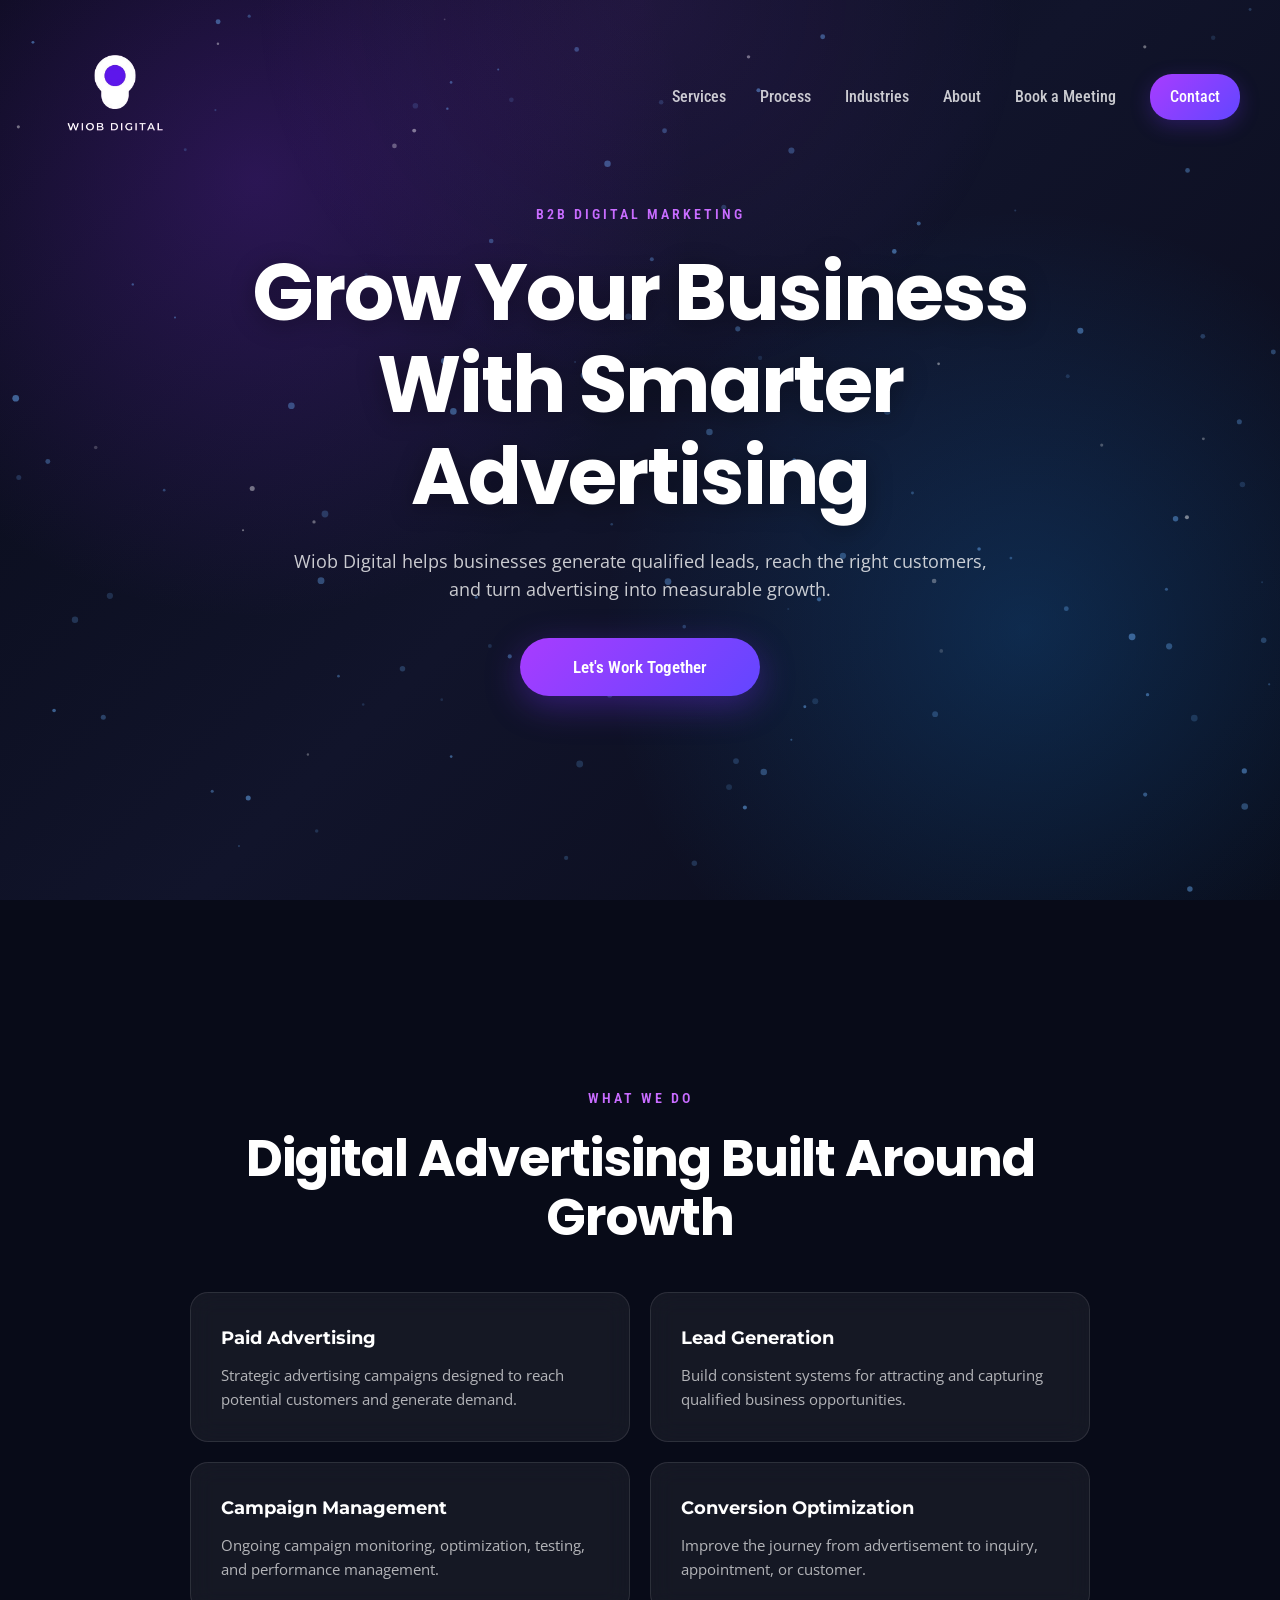
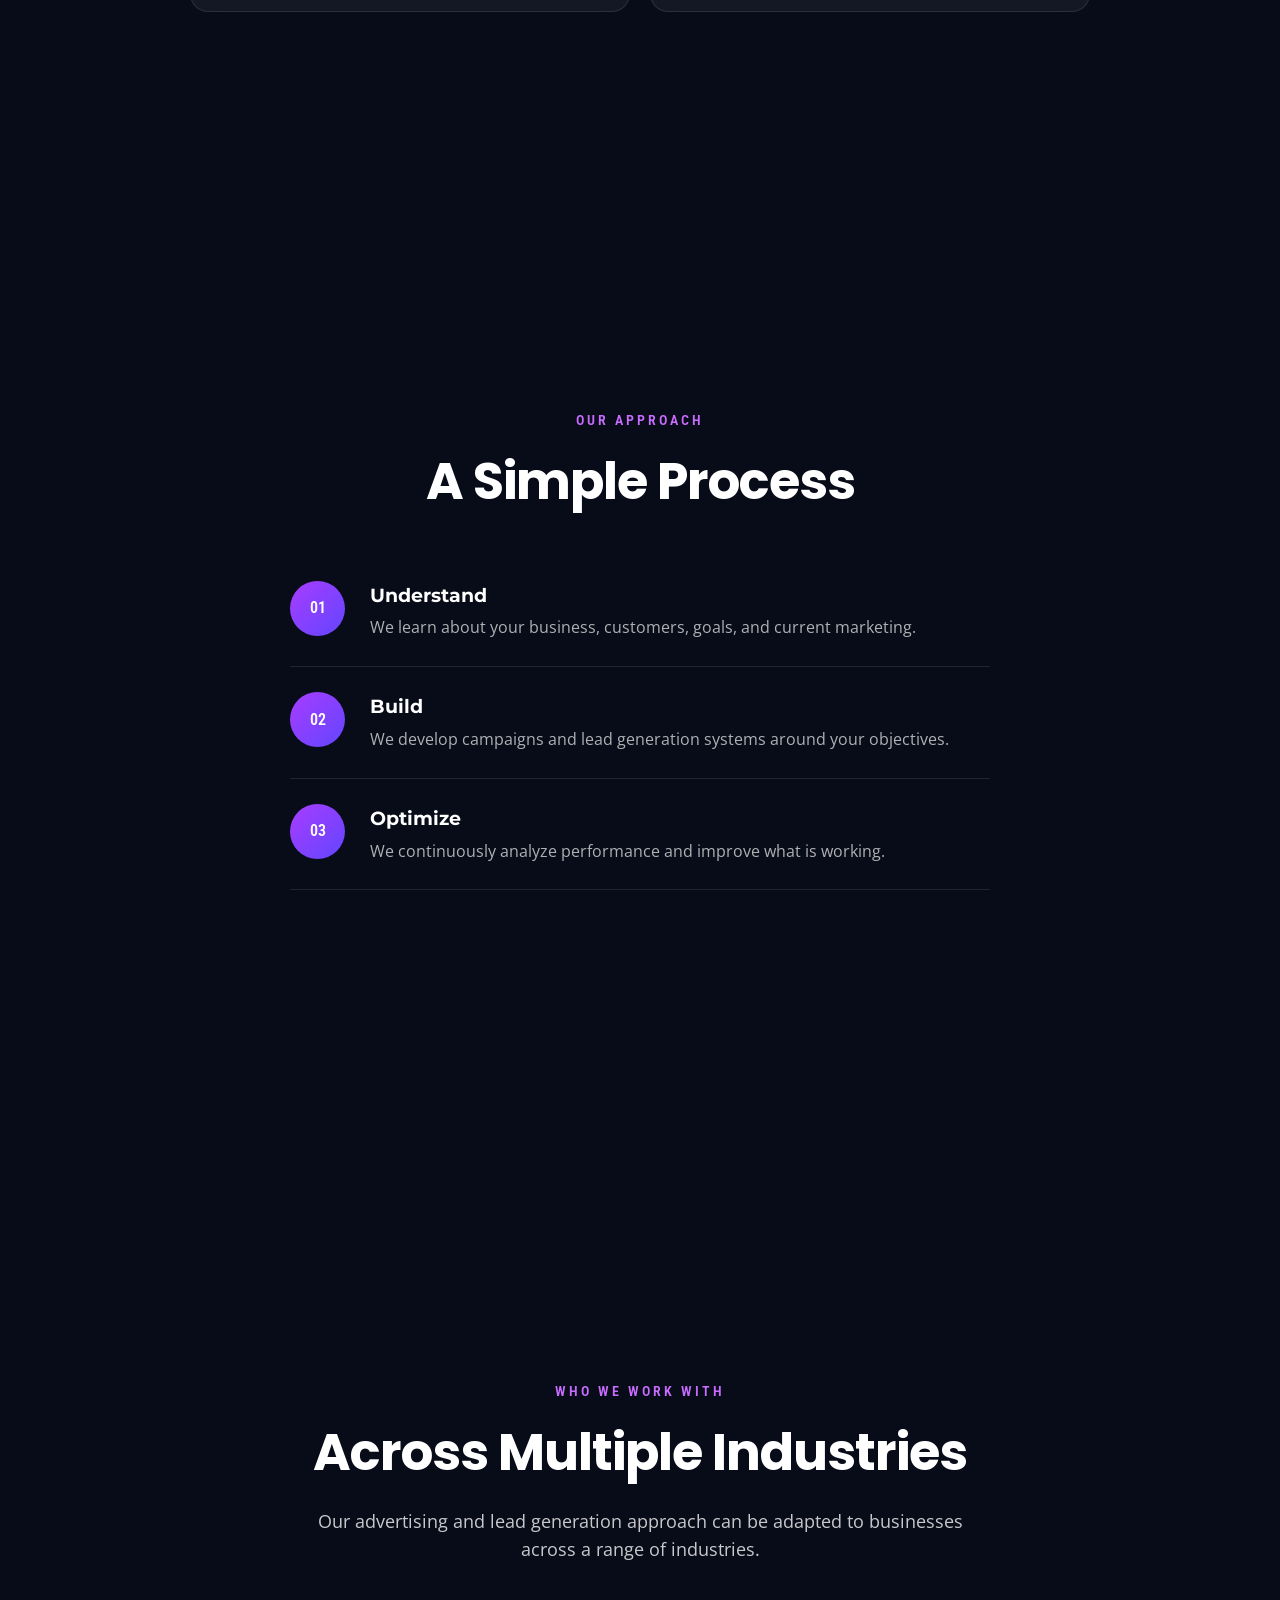
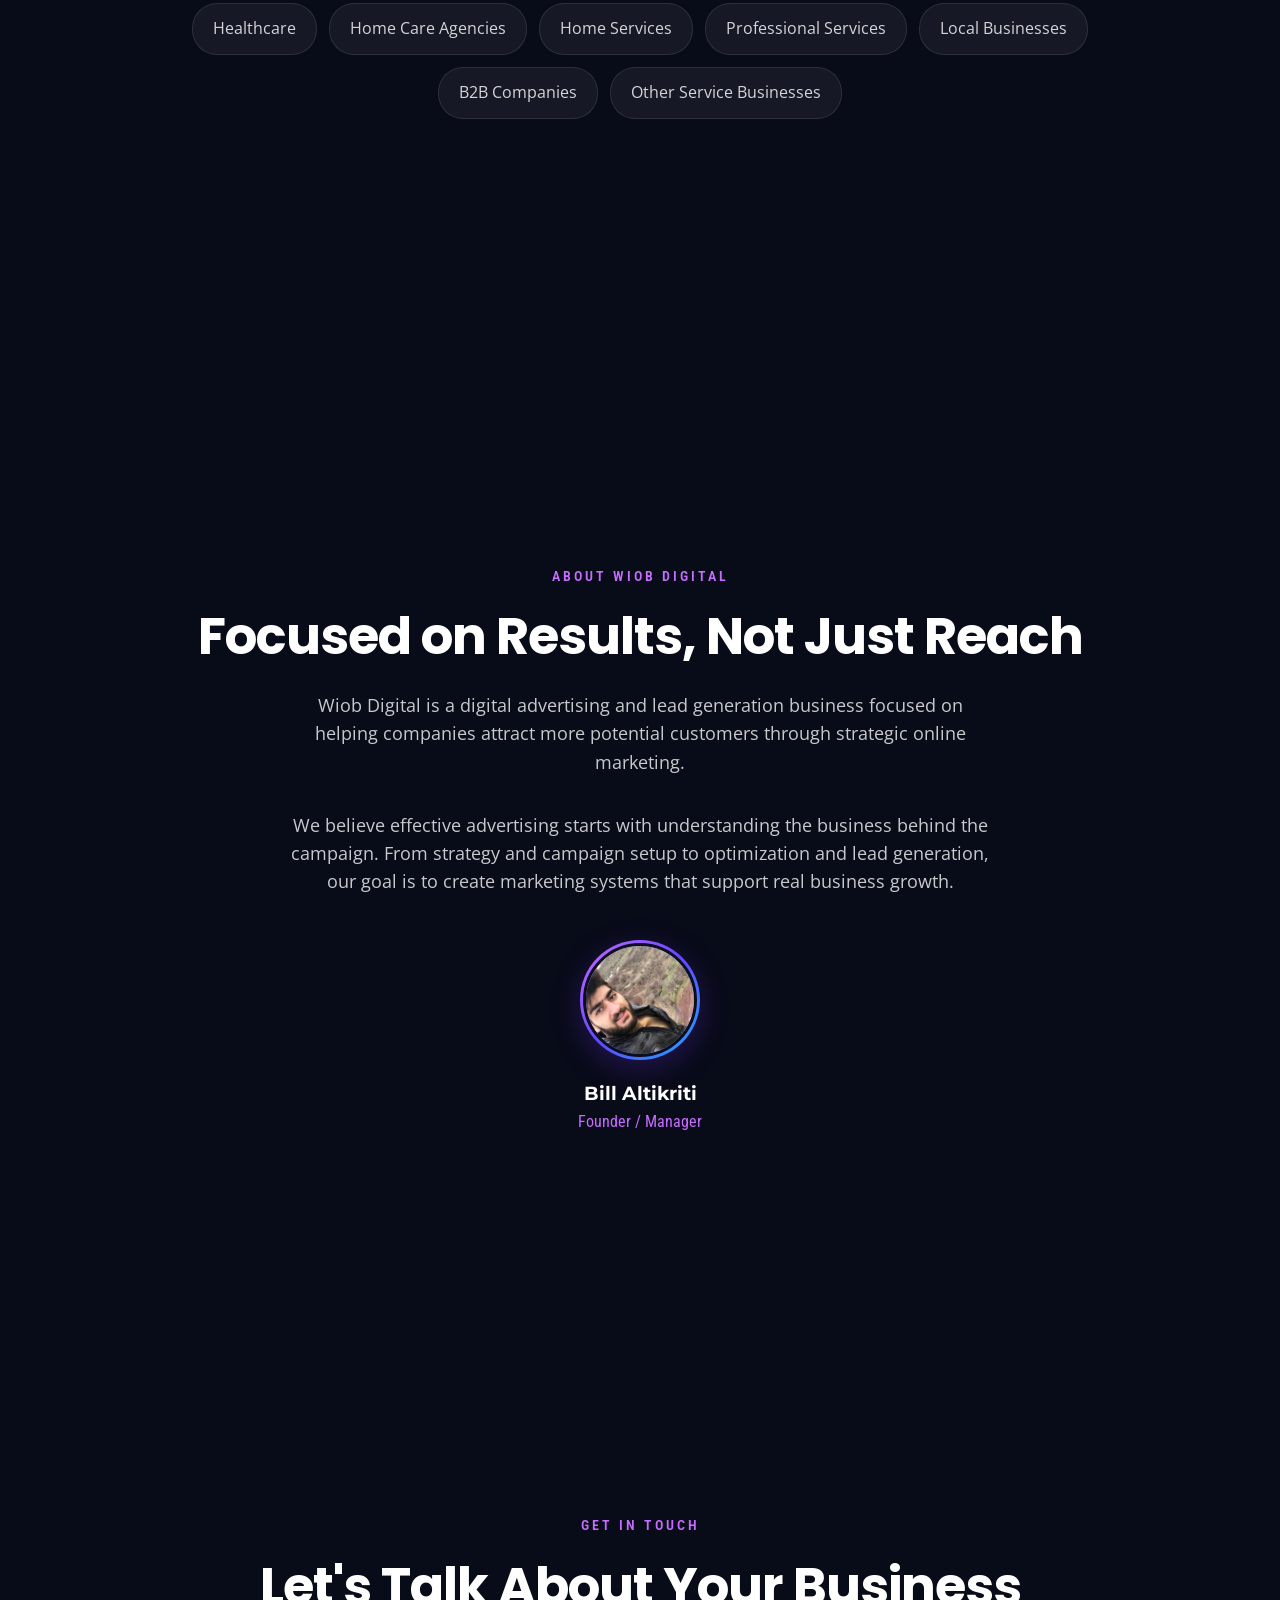
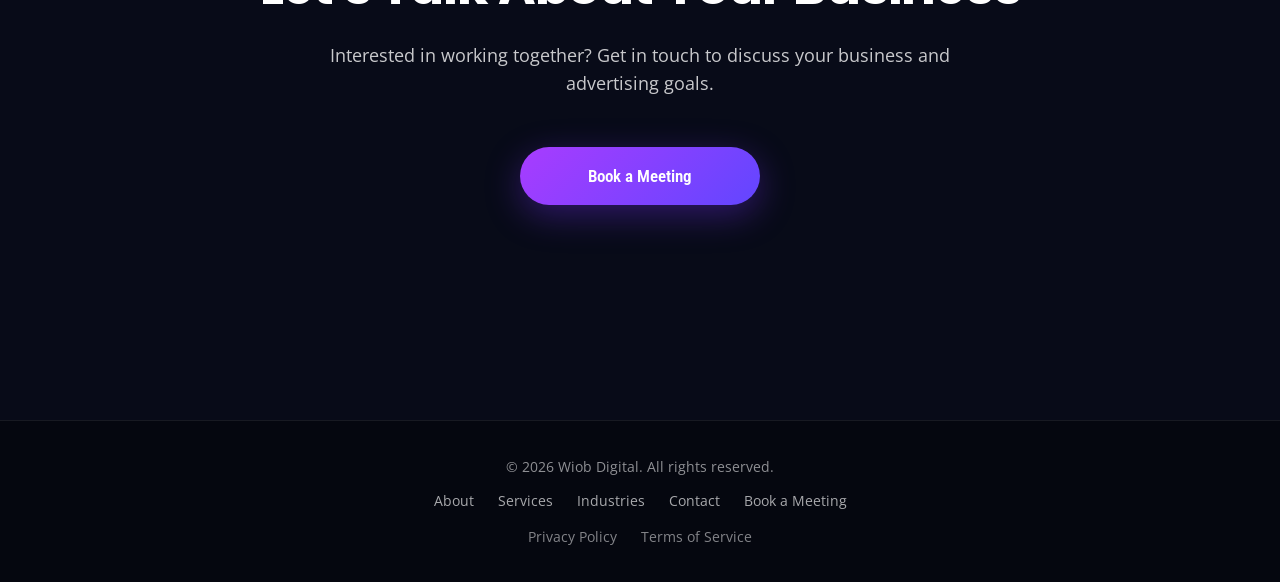
<file: index.html>
<!DOCTYPE html>
<html lang="en">
<head>
    <meta charset="UTF-8">
    <meta name="viewport" content="width=device-width, initial-scale=1.0">

    <title>Wiob Digital | B2B Advertising & Lead Generation</title>
    <meta name="description" content="Wiob Digital helps businesses generate qualified leads through digital advertising, campaign management, and lead generation.">

    <link rel="stylesheet" href="styles.css">

    <!-- Fonts -->
    <link href="https://fonts.googleapis.com/css2?family=Montserrat:wght@700&family=Open+Sans:wght@400;500;600&family=Poppins:wght@600;700&family=Roboto+Condensed:wght@500;600&display=swap" rel="stylesheet">
</head>

<body>

    <!-- Animated background -->
    <canvas id="background-canvas"></canvas>

    <!-- Navigation -->
    <nav class="navbar">

        <div class="logo">
            <a href="#home">
                <img src="Wiob Digital Logo.png" alt="Wiob Digital">
            </a>
        </div>

        <!-- Mobile menu button -->
        <button class="menu-toggle" aria-label="Open navigation menu" aria-expanded="false">
            <span></span>
            <span></span>
            <span></span>
        </button>

        <div class="nav-links">
            <a href="#services">Services</a>
            <a href="#process">Process</a>
            <a href="#industries">Industries</a>
            <a href="#about">About</a>
            <a href="/booking/">Book a Meeting</a>
            <a href="mailto:info@wiobdigital.com" class="nav-cta">Contact</a>
        </div>

    </nav>

    <!-- HERO -->
    <section class="header" id="home">

        <div class="section-content">

            <p class="eyebrow">B2B DIGITAL MARKETING</p>

            <h1>
                Grow Your Business<br>
                With Smarter Advertising
            </h1>

            <p class="intro">
                Wiob Digital helps businesses generate qualified leads,
                reach the right customers, and turn advertising into
                measurable growth.
            </p>

            <a href="/booking/" class="button primary-button">
                Let's Work Together
            </a>

        </div>

    </section>

    <!-- SERVICES -->
    <section class="services" id="services">

        <div class="section-content">

            <p class="eyebrow">WHAT WE DO</p>

            <h2>Digital Advertising Built Around Growth</h2>

            <div class="service-grid">

                <div class="service-card">
                    <h3>Paid Advertising</h3>
                    <p>
                        Strategic advertising campaigns designed to
                        reach potential customers and generate demand.
                    </p>
                </div>

                <div class="service-card">
                    <h3>Lead Generation</h3>
                    <p>
                        Build consistent systems for attracting and
                        capturing qualified business opportunities.
                    </p>
                </div>

                <div class="service-card">
                    <h3>Campaign Management</h3>
                    <p>
                        Ongoing campaign monitoring, optimization,
                        testing, and performance management.
                    </p>
                </div>

                <div class="service-card">
                    <h3>Conversion Optimization</h3>
                    <p>
                        Improve the journey from advertisement to
                        inquiry, appointment, or customer.
                    </p>
                </div>

            </div>

        </div>

    </section>

    <!-- PROCESS -->
    <section class="process" id="process">

        <div class="section-content">

            <p class="eyebrow">OUR APPROACH</p>

            <h2>A Simple Process</h2>

            <div class="process-list">

                <div class="process-item">
                    <span class="process-number">01</span>
                    <div>
                        <h3>Understand</h3>
                        <p>
                            We learn about your business, customers,
                            goals, and current marketing.
                        </p>
                    </div>
                </div>

                <div class="process-item">
                    <span class="process-number">02</span>
                    <div>
                        <h3>Build</h3>
                        <p>
                            We develop campaigns and lead generation
                            systems around your objectives.
                        </p>
                    </div>
                </div>

                <div class="process-item">
                    <span class="process-number">03</span>
                    <div>
                        <h3>Optimize</h3>
                        <p>
                            We continuously analyze performance and
                            improve what is working.
                        </p>
                    </div>
                </div>

            </div>

        </div>

    </section>

    <!-- INDUSTRIES -->
    <section class="industries" id="industries">

        <div class="section-content">

            <p class="eyebrow">WHO WE WORK WITH</p>

            <h2>Across Multiple Industries</h2>

            <p class="section-description">
                Our advertising and lead generation approach can be
                adapted to businesses across a range of industries.
            </p>

            <div class="industry-list">
                <span>Healthcare</span>
                <span>Home Care Agencies</span>
                <span>Home Services</span>
                <span>Professional Services</span>
                <span>Local Businesses</span>
                <span>B2B Companies</span>
                <span>Other Service Businesses</span>
            </div>

        </div>

    </section>

    <!-- ABOUT -->
    <section class="about" id="about">

        <div class="section-content">

            <p class="eyebrow">ABOUT WIOB DIGITAL</p>

            <h2>Focused on Results, Not Just Reach</h2>

            <p class="section-description">
                Wiob Digital is a digital advertising and lead generation
                business focused on helping companies attract more
                potential customers through strategic online marketing.
            </p>

            <p class="section-description">
                We believe effective advertising starts with understanding
                the business behind the campaign. From strategy and
                campaign setup to optimization and lead generation,
                our goal is to create marketing systems that support
                real business growth.
            </p>

            <div class="founder">

                <div class="founder-photo">
                    <img src="BillCropped.png" alt="Bill Altikriti">
                </div>

                <div class="founder-info">
                    <h3>Bill Altikriti</h3>
                    <p>Founder / Manager</p>
                </div>

            </div>

        </div>

    </section>

    <!-- CONTACT -->
    <section class="contact" id="contact">

        <div class="section-content">

            <p class="eyebrow">GET IN TOUCH</p>

            <h2>Let's Talk About Your Business</h2>

            <p class="section-description">
                Interested in working together? Get in touch to discuss
                your business and advertising goals.
            </p>

            <div>
                <a href="/booking/" class="button primary-button"
                   style="margin-top: 15px;">
                    Book a Meeting
                </a>
            </div>

        </div>

    </section>

    <!-- FOOTER -->
    <footer class="site-footer">

        <p>
            © 2026 Wiob Digital. All rights reserved.
        </p>

        <div class="footer-links">
            <a href="#about">About</a>
            <a href="#services">Services</a>
            <a href="#industries">Industries</a>
            <a href="#contact">Contact</a>
            <a href="/booking/">Book a Meeting</a>
        </div>

        <div class="legal-links">
            <a href="privacy.html">Privacy Policy</a>
            <a href="terms.html">Terms of Service</a>
        </div>

    </footer>

    <script src="script.js"></script>

</body>
</html>
</file>
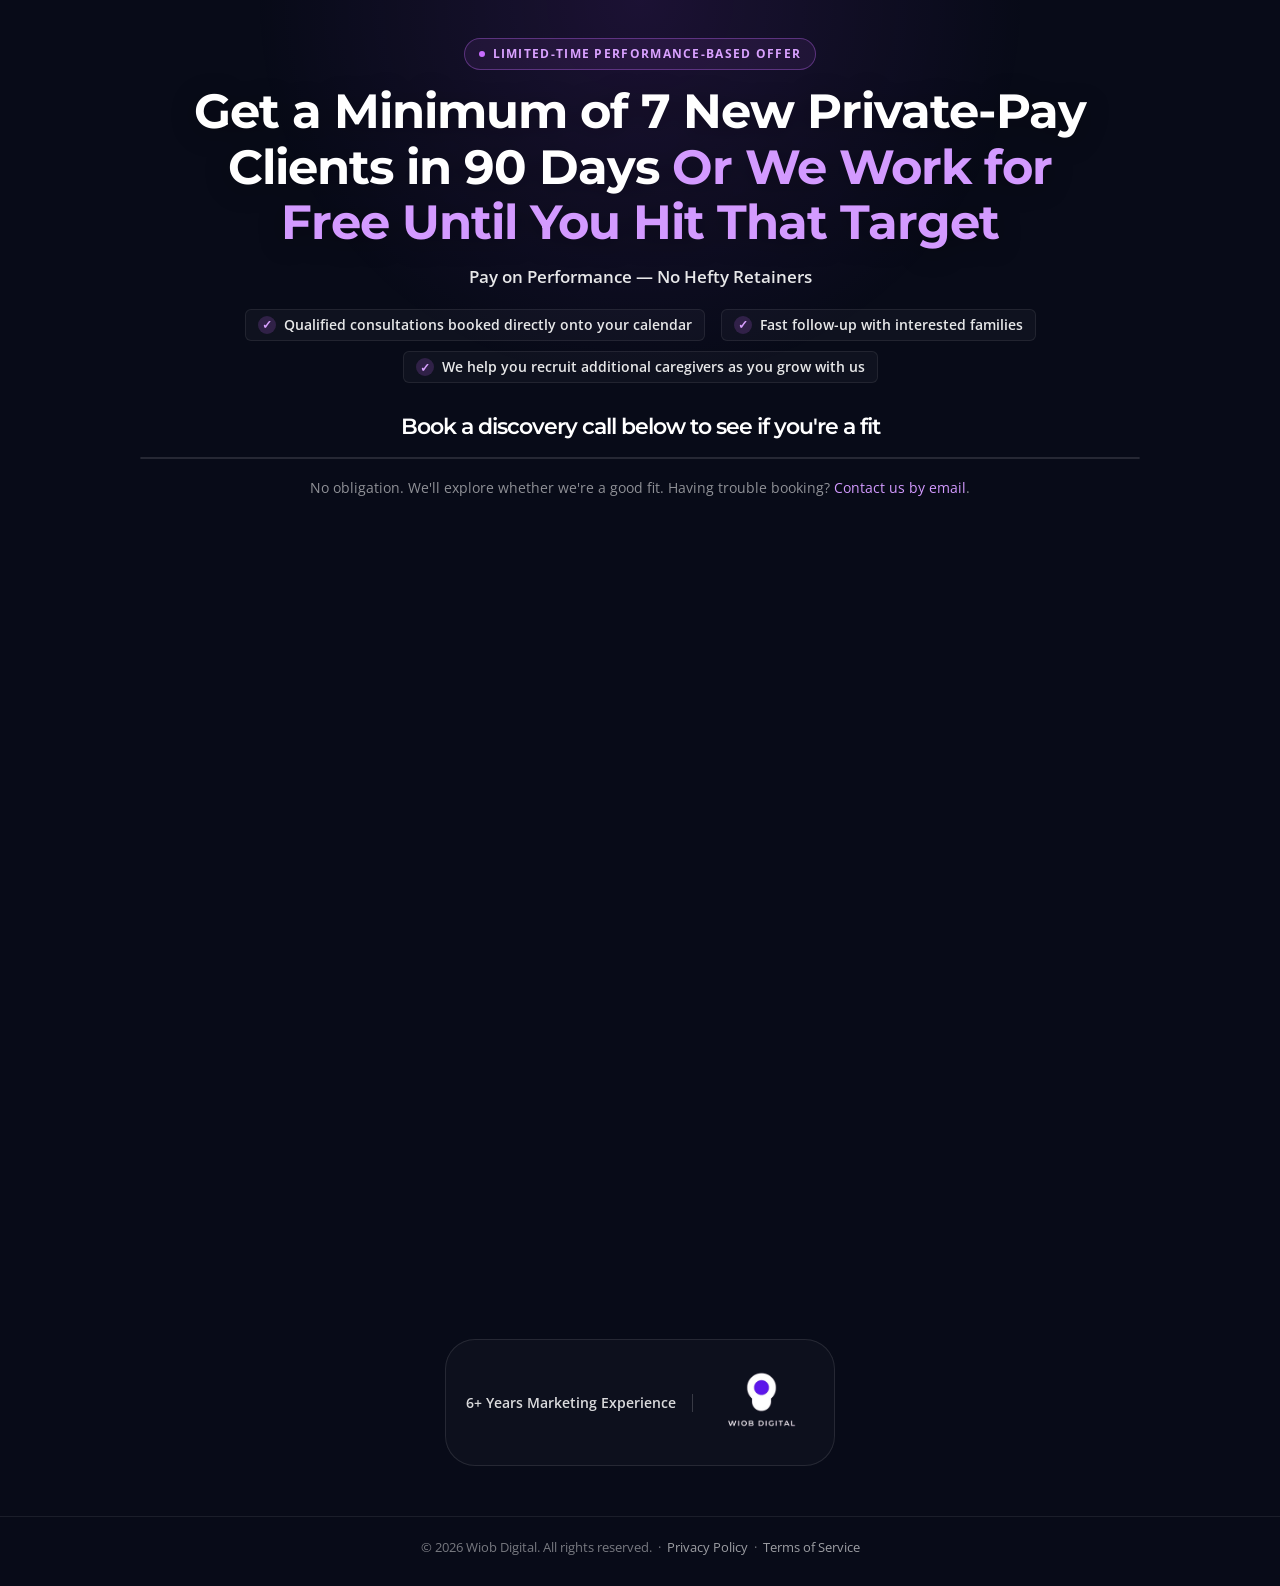
<file: booking/index.html>
<!DOCTYPE html>
<html lang="en">
<head>
    <meta charset="UTF-8">
    <meta name="viewport" content="width=device-width, initial-scale=1.0">

    <title>Home Care Agency Growth | Wiob Digital</title>
    <meta name="description" content="Grow your homecare agency with qualified booked consultations. $500 one-time setup fee plus $100 per qualified booked consultation.">

    <link rel="stylesheet" href="../styles.css">

    <link href="https://fonts.googleapis.com/css2?family=Montserrat:wght@700&family=Open+Sans:wght@400;500;600;700&family=Poppins:wght@600;700&family=Roboto+Condensed:wght@500;600&display=swap" rel="stylesheet">

    <style>
        html {
            scroll-behavior: smooth;
            scroll-padding-top: 20px;
        }

        body {
            margin: 0;
        }

        .landing-main {
            padding: 10px 20px 50px;
            margin-top: 0 !important;
        }

        .landing-container {
            width: 100%;
            max-width: 1050px;
            margin: 0 auto;
            display: flex !important;
            flex-direction: column;
            align-items: center;
        }

        .landing-main .hero {
            display: block !important;
            width: 100%;
            min-height: auto !important;
            box-sizing: border-box;
            padding: 24px 0 0 !important;
            margin: 0 auto;
            border-bottom: none;
            text-align: center;
        }

        .offer-label {
            display: inline-flex;
            align-items: center;
            gap: 8px;
            padding: 6px 14px;
            border: 1px solid rgba(200, 108, 255, 0.35);
            border-radius: 50px;
            background: rgba(200, 108, 255, 0.08);
            color: #d9a1ff;
            font-family: 'Open Sans', sans-serif;
            font-size: 0.72rem;
            font-weight: 700;
            letter-spacing: 1.3px;
            text-transform: uppercase;
            margin: 0 0 14px;
        }

        .offer-dot {
            width: 6px;
            height: 6px;
            border-radius: 50%;
            background: #c86cff;
            flex-shrink: 0;
        }

        .hero h1 {
            max-width: 900px;
            margin: 0 auto;
            font-family: 'Montserrat', sans-serif;
            font-size: clamp(2rem, 4vw, 3rem);
            line-height: 1.15;
            letter-spacing: -1px;
            font-weight: 700;
        }

        .headline-accent {
            color: #d39aff;
        }

        .hero-description {
            max-width: 760px;
            margin: 14px auto 18px;
            color: rgba(255, 255, 255, 0.9);
            font-family: 'Open Sans', sans-serif;
            font-size: 1.05rem;
            line-height: 1.6;
            font-weight: 600;
        }

        .benefits {
            display: flex;
            flex-wrap: wrap;
            justify-content: center;
            gap: 10px 16px;
            max-width: 950px;
            margin: 0 auto 20px;
            padding: 0;
            text-align: left;
        }

        .benefit {
            display: inline-flex;
            align-items: center;
            gap: 8px;
            padding: 6px 12px;
            background: rgba(255, 255, 255, 0.03);
            border: 1px solid rgba(255, 255, 255, 0.08);
            border-radius: 6px;
        }

        .benefit-icon {
            display: flex;
            align-items: center;
            justify-content: center;
            flex: 0 0 18px;
            width: 18px;
            height: 18px;
            border-radius: 50%;
            background: rgba(200, 108, 255, 0.18);
            color: #d9a1ff;
            font-size: 0.75rem;
            font-weight: 700;
        }

        .benefit span:last-child {
            color: rgba(255, 255, 255, 0.9);
            font-family: 'Open Sans', sans-serif;
            font-size: 0.88rem;
            font-weight: 600;
            line-height: 1.3;
            white-space: nowrap;
        }

        .booking-section {
            display: block !important;
            width: 100%;
            margin: 8px auto 0;
            padding-top: 0;
            border-top: none;
            scroll-margin-top: 15px;
        }

        .booking-heading {
            max-width: 680px;
            margin: 0 auto 14px;
            text-align: center;
        }

        .booking-heading h2 {
            margin: 0;
            color: #ffffff;
            font-family: 'Montserrat', sans-serif;
            font-size: clamp(1.1rem, 2.5vw, 1.4rem);
            line-height: 1.4;
            font-weight: 600;
        }

        .calendar-frame {
            display: block !important;
            width: 100%;
            overflow: hidden;
            clear: both;
            border: 1px solid rgba(255, 255, 255, 0.12);
            border-radius: 14px;
        }

        #my-cal-inline {
            width: 100%;
            height: auto;
            overflow: visible;
        }

        .booking-note {
            margin: 18px auto 0;
            color: rgba(255, 255, 255, 0.55);
            font-size: 0.85rem;
            line-height: 1.6;
            text-align: center;
        }

        .booking-note a {
            color: #d39aff;
            text-decoration: none;
        }

        .footer-branding {
            display: inline-flex;
            align-items: center;
            justify-content: center;
            gap: 16px;
            margin: 28px auto 0;
            padding: 10px 20px;
            border: 1px solid rgba(255, 255, 255, 0.1);
            border-radius: 30px;
            background: rgba(255, 255, 255, 0.025);
        }

        .footer-brand-item {
            display: flex;
            align-items: center;
            gap: 8px;
            color: rgba(255, 255, 255, 0.85);
            font-family: 'Open Sans', sans-serif;
            font-size: 0.85rem;
            font-weight: 600;
        }

        .footer-brand-item img {
            display: block;
            max-width: 105px;
            height: auto;
        }

        .brand-divider {
            width: 1px;
            height: 18px;
            background: rgba(255, 255, 255, 0.18);
        }

        .landing-footer {
            padding: 20px 20px 28px;
            border-top: 1px solid rgba(255, 255, 255, 0.08);
            color: rgba(255, 255, 255, 0.45);
            font-family: 'Open Sans', sans-serif;
            font-size: 0.8rem;
            text-align: center;
        }

        .landing-footer p {
            margin: 0;
        }

        .landing-footer a {
            color: rgba(255, 255, 255, 0.6);
            text-decoration: none;
        }

        .landing-footer a:hover,
        .booking-note a:hover {
            color: #d39aff;
        }

        @media (min-width: 701px) {
            .landing-main .hero {
                padding-top: 28px !important;
            }

            .landing-main .booking-section {
                margin-top: 8px;
            }
        }

        @media (max-width: 700px) {
            body {
                padding-top: 0 !important;
                margin-top: 0 !important;
            }

            .landing-main {
                padding: 0 15px 35px !important;
                margin-top: 0 !important;
            }

            .landing-main .hero {
                padding-top: 18px !important;
            }

            .offer-label {
                margin-bottom: 12px;
                padding: 5px 11px;
                font-size: 0.65rem;
            }

            .hero h1 {
                font-size: clamp(1.8rem, 7vw, 2.35rem);
                line-height: 1.18;
                letter-spacing: -0.6px;
            }

            .hero-description {
                margin: 12px auto 16px;
                font-size: 0.94rem;
                line-height: 1.5;
            }

            .benefits {
                flex-direction: column;
                align-items: stretch;
                gap: 8px;
                margin-bottom: 16px;
            }

            .benefit {
                width: 100%;
                box-sizing: border-box;
                padding: 8px 12px;
            }

            .benefit span:last-child {
                white-space: normal;
                font-size: 0.84rem;
            }

            .booking-section {
                margin-top: 6px;
                padding-top: 0;
            }

            .booking-heading {
                margin-bottom: 12px;
            }

            .booking-heading h2 {
                font-size: 1.1rem;
            }

            .calendar-frame {
                border-radius: 10px;
            }

            .footer-branding {
                margin-top: 24px;
                padding: 8px 16px;
            }
        }

        @media (prefers-reduced-motion: reduce) {
            html {
                scroll-behavior: auto;
            }
        }
    </style>
</head>

<body>
    <main class="landing-main">
        <div class="landing-container">

            <section class="hero">
                <p class="offer-label">
                    <span class="offer-dot"></span>
                    Limited-Time Performance-Based Offer
                </p>

                <h1>
                    Get a Minimum of 7 New Private-Pay Clients in 90 Days
                    <span class="headline-accent">Or We Work for Free Until You Hit That Target</span>
                </h1>

                <p class="hero-description">
                    Pay on Performance — No Hefty Retainers
                </p>

                <div class="benefits" aria-label="Key features">
                    <div class="benefit">
                        <span class="benefit-icon" aria-hidden="true">✓</span>
                        <span>Qualified consultations booked directly onto your calendar</span>
                    </div>

                    <div class="benefit">
                        <span class="benefit-icon" aria-hidden="true">✓</span>
                        <span>Fast follow-up with interested families</span>
                    </div>

                    <div class="benefit">
                        <span class="benefit-icon" aria-hidden="true">✓</span>
                        <span>We help you recruit additional caregivers as you grow with us</span>
                    </div>
                </div>
            </section>

            <section class="booking-section" id="calendar-section">
                <div class="booking-heading">
                    <h2>Book a discovery call below to see if you're a fit</h2>
                </div>

                <div class="calendar-frame">
                    <!-- Cal ID inline embed begins -->
                    <div id="my-cal-inline"></div>

                    <script type="text/javascript">
                        (function (C, A, L) {
                            let p = function (a, ar) { a.q.push(ar); };
                            let d = C.document;

                            C.Cal = C.Cal || function () {
                                let cal = C.Cal;
                                let ar = arguments;

                                if (!cal.loaded) {
                                    cal.ns = {};
                                    cal.q = cal.q || [];
                                    d.head.appendChild(d.createElement("script")).src = A;
                                    cal.loaded = true;
                                }

                                if (ar[0] === L) {
                                    const api = function () { p(api, arguments); };
                                    const namespace = ar[1];
                                    api.q = api.q || [];

                                    if (typeof namespace === "string") {
                                        cal.ns[namespace] = cal.ns[namespace] || api;
                                        p(cal.ns[namespace], ar);
                                        p(cal, ["initNamespace", namespace]);
                                    } else {
                                        p(cal, ar);
                                    }

                                    return;
                                }

                                p(cal, ar);
                            };
                        })(window, "https://cal.id/embed-link/embed.js", "init");

                        Cal("init", "default", { origin: "https://cal.id" });

                        Cal.ns["default"]("inline", {
                            elementOrSelector: "#my-cal-inline",
                            config: { layout: "month_view" },
                            calLink: "bill/discovery-call-w-bill",
                        });

                        Cal.ns["default"]("ui", {
                            cssVarsPerTheme: {
                                light: { "cal-brand": "#c86cff" },
                                dark: { "cal-brand": "#c86cff" }
                            },
                            hideEventTypeDetails: false,
                            layout: "month_view"
                        });
                    </script>
                    <!-- Cal ID inline embed ends -->
                </div>

                <p class="booking-note">
                    No obligation. We'll explore whether we're a good fit.
                    Having trouble booking?
                    <a href="mailto:info@wiobdigital.com">Contact us by email</a>.
                </p>
            </section>

            <div class="footer-branding" aria-label="Company credentials">
                <div class="footer-brand-item">
                    <span>6+ Years Marketing Experience</span>
                </div>
                <div class="brand-divider" aria-hidden="true"></div>
                <div class="footer-brand-item">
                    <img src="../Wiob Digital Logo.png" alt="Wiob Digital">
                </div>
            </div>

        </div>
    </main>

    <footer class="landing-footer">
        <p>
            © 2026 Wiob Digital. All rights reserved.
            &nbsp;·&nbsp;
            <a href="../privacy.html">Privacy Policy</a>
            &nbsp;·&nbsp;
            <a href="../terms.html">Terms of Service</a>
        </p>
    </footer>
</body>
</html>
</file>
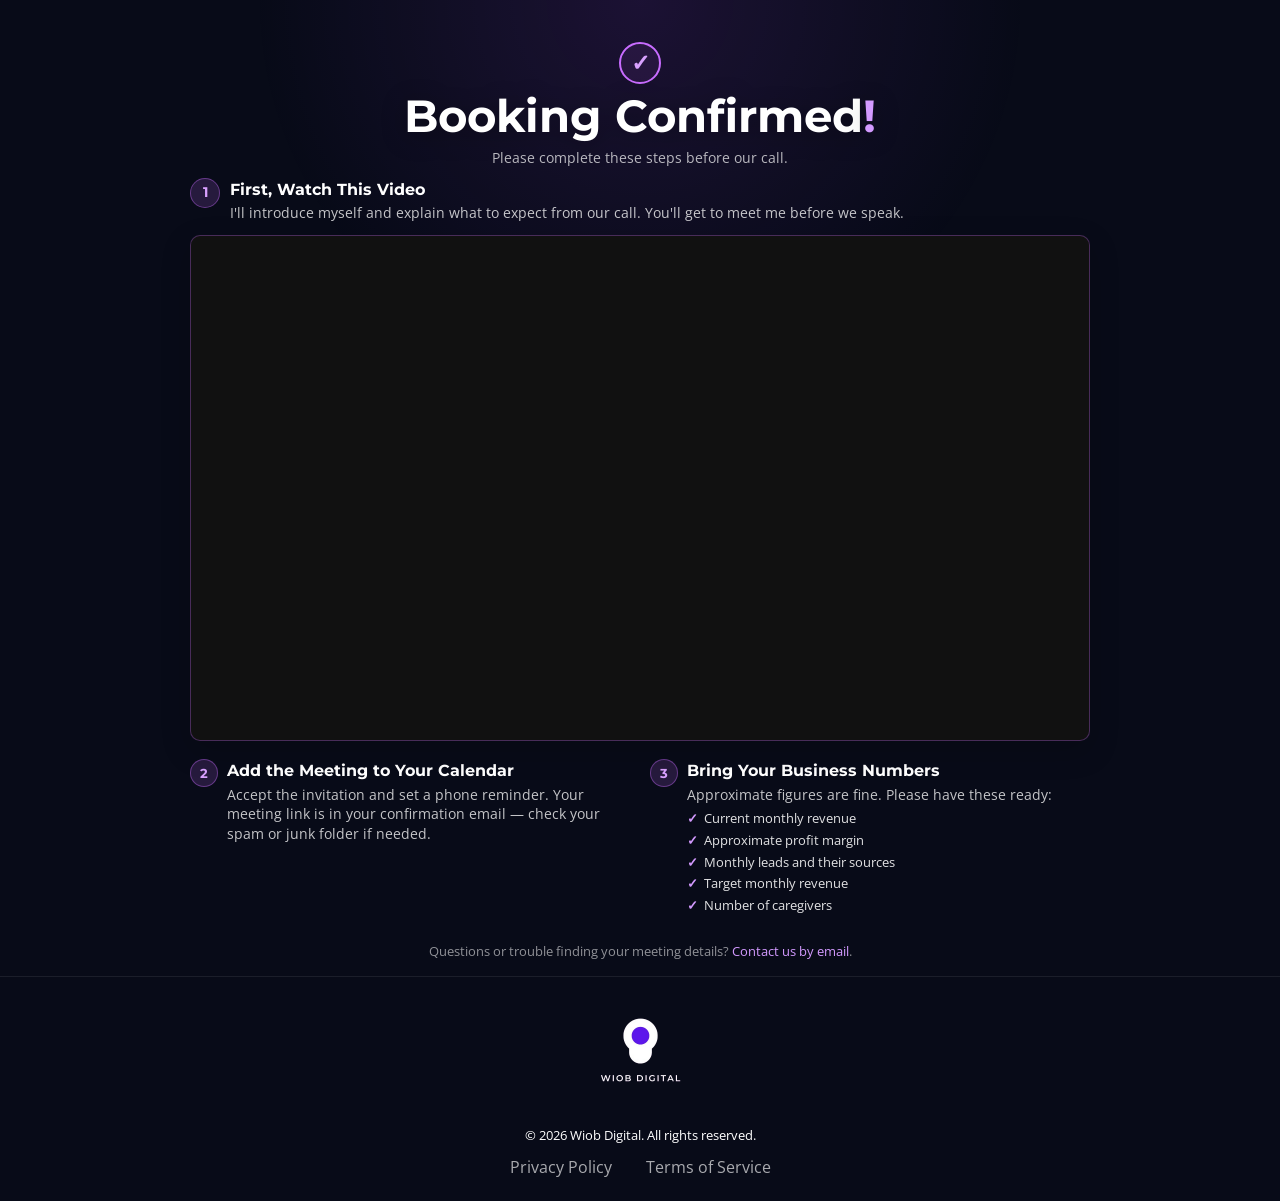
<file: thank-you/index.html>
<!DOCTYPE html>
<html lang="en">
<head>
    <meta charset="UTF-8">
    <meta name="viewport" content="width=device-width, initial-scale=1.0">

    <title>Booking Confirmed | Wiob Digital</title>
    <meta name="description" content="Your strategy call is booked. Watch the introduction video and prepare for your meeting with Wiob Digital.">

    <link rel="stylesheet" href="../styles.css">
    <link href="https://fonts.googleapis.com/css2?family=Montserrat:wght@700&family=Open+Sans:wght@400;500;600;700&display=swap" rel="stylesheet">

    <style>
        /* Page layout */
        body {
            margin: 0;
        }

        body main.thank-you-section {
            display: block !important;
            width: 100%;
            min-height: 0 !important;
            height: auto !important;
            padding: 42px 20px 14px !important;
            box-sizing: border-box;
        }

        .thank-you-content {
            display: flex;
            flex-direction: column;
            gap: 0 !important;
            width: 100%;
            max-width: 900px;
            margin: 0 auto;
        }

        /* Confirmation */
        body .thank-you-content > .confirmation-header {
            display: flex !important;
            flex-direction: column;
            align-items: center;
            justify-content: flex-start;
            text-align: center;
            min-height: 0 !important;
            height: auto !important;
            margin: 0 0 10px !important;
            padding: 0 !important;
            gap: 0 !important;
        }

        .confirmation-icon {
            box-sizing: border-box;
            display: flex;
            align-items: center;
            justify-content: center;
            flex: 0 0 42px;
            width: 42px;
            height: 42px;
            margin: 0 0 7px !important;
            padding: 0;
            border: 2px solid #c86cff;
            border-radius: 50%;
            color: #d9a1ff;
            background: rgba(200, 108, 255, 0.08);
            font-size: 1.45rem;
            font-weight: 600;
        }

        body .thank-you-content > .confirmation-header h1 {
            margin: 0 !important;
            padding: 0;
            color: #ffffff;
            font-family: 'Montserrat', sans-serif;
            font-size: clamp(2rem, 5vw, 2.8rem);
            line-height: 1.15;
            letter-spacing: normal;
        }

        .confirmation-header h1 span {
            color: #d39aff;
        }

        body .thank-you-content > .confirmation-header p.confirmation-description {
            margin: 5px 0 0 !important;
            padding: 0;
            color: rgba(255, 255, 255, 0.7);
            font-size: 0.9rem;
            line-height: 1.4;
        }

        /* Step 1 and video */
        body .thank-you-content > section.step-one {
            display: flex !important;
            flex-direction: column;
            align-items: stretch;
            justify-content: flex-start;
            min-height: 0 !important;
            height: auto !important;
            margin: 0 0 12px !important;
            padding: 0 !important;
            gap: 8px !important;
        }

        .step-label {
            display: flex;
            align-items: flex-start;
            gap: 10px;
            margin: 0;
            padding: 0;
        }

        .step-number {
            box-sizing: border-box;
            display: flex;
            align-items: center;
            justify-content: center;
            flex: 0 0 30px;
            width: 30px;
            height: 30px;
            margin: 0;
            padding: 0;
            border: 1px solid rgba(200, 108, 255, 0.4);
            border-radius: 50%;
            color: #d9a1ff;
            background: rgba(200, 108, 255, 0.16);
            font-family: 'Montserrat', sans-serif;
            font-size: 0.85rem;
            font-weight: 700;
        }

        .step-copy {
            flex: 1;
            min-width: 0;
        }

        .step-copy h2 {
            margin: 0 0 3px !important;
            padding: 0;
            color: #ffffff;
            font-family: 'Montserrat', sans-serif;
            font-size: 1.02rem;
            line-height: 1.35;
            letter-spacing: normal;
        }

        .step-copy p {
            margin: 0 !important;
            padding: 0;
            color: rgba(255, 255, 255, 0.76);
            font-size: 0.88rem;
            line-height: 1.45;
        }

        .video-frame {
            position: relative;
            width: 100%;
            aspect-ratio: 16 / 9;
            overflow: hidden;
            border: 1px solid rgba(200, 108, 255, 0.3);
            border-radius: 10px;
            background: #111111;
            box-shadow: 0 10px 30px rgba(0, 0, 0, 0.18);
        }

        .video-frame iframe {
            position: absolute;
            inset: 0;
            display: block;
            width: 100%;
            height: 100%;
            border: 0;
        }

        /* Steps 2 and 3: override global section styles completely */
        body .thank-you-content > div.remaining-steps {
            display: grid !important;
            grid-template-columns: repeat(2, minmax(0, 1fr));
            align-items: start;
            justify-content: stretch;
            gap: 20px !important;
            width: 100%;
            min-height: 0 !important;
            height: auto !important;
            margin: 0 !important;
            padding: 0 !important;
        }

        body .thank-you-content > div.remaining-steps > section.step {
            display: flex !important;
            flex-direction: column;
            align-items: stretch;
            justify-content: flex-start;
            align-self: start;
            min-width: 0;
            min-height: 0 !important;
            height: auto !important;
            margin: 0 !important;
            padding: 0 !important;
            gap: 5px !important;
            border: 0 !important;
            border-radius: 0 !important;
            background: transparent !important;
            box-shadow: none !important;
        }

        .remaining-steps .step-label {
            align-items: flex-start;
            gap: 9px;
        }

        .remaining-steps .step-number {
            flex-basis: 28px;
            width: 28px;
            height: 28px;
            font-size: 0.82rem;
        }

        .remaining-steps .step-copy h2 {
            margin: 1px 0 3px !important;
            font-size: 0.98rem;
            line-height: 1.35;
        }

        .remaining-steps .step-copy p {
            font-size: 0.86rem;
            line-height: 1.45;
        }

        .step-details {
            margin: 0 !important;
            padding: 0 0 0 37px !important;
        }

        .business-list {
            display: flex;
            flex-direction: column;
            gap: 3px;
            margin: 0 !important;
            padding: 0 !important;
            list-style: none;
        }

        .business-list li {
            display: flex;
            align-items: flex-start;
            gap: 6px;
            margin: 0;
            padding: 0;
            color: rgba(255, 255, 255, 0.88);
            font-size: 0.83rem;
            line-height: 1.4;
        }

        .business-list li::before {
            content: "✓";
            flex: 0 0 auto;
            color: #d39aff;
            font-weight: 700;
        }

        /* Contact note */
        body .thank-you-content > p.closing-note {
            margin: 12px 0 0 !important;
            padding: 0;
            color: rgba(255, 255, 255, 0.55);
            font-size: 0.81rem;
            line-height: 1.5;
            text-align: center;
        }

        .closing-note a {
            color: #d39aff;
            text-decoration: none;
        }

        .closing-note a:hover {
            color: #ffffff;
        }

        /* Footer */
        body > footer.thank-you-footer {
            display: flex;
            flex-direction: column;
            align-items: center;
            justify-content: flex-start;
            gap: 9px;
            min-height: 0 !important;
            height: auto !important;
            margin: 0 !important;
            padding: 14px 20px 20px !important;
            border-top: 1px solid rgba(255, 255, 255, 0.08);
            text-align: center;
        }

        .thank-you-footer .footer-logo img {
            display: block;
            width: 125px;
            max-width: 45vw;
            height: auto;
        }

        .thank-you-footer .footer-links {
            display: flex;
            flex-wrap: wrap;
            justify-content: center;
            gap: 14px;
            margin: 0;
        }

        .thank-you-footer p {
            margin: 0;
            font-size: 0.83rem;
        }

        /* Mobile: reduce header-to-step gap and stack remaining steps tightly */
        @media (max-width: 600px) {
            body main.thank-you-section {
                padding: 26px 14px 12px !important;
            }

            body .thank-you-content > .confirmation-header {
                margin-bottom: 5px !important;
            }

            .confirmation-icon {
                flex-basis: 36px;
                width: 36px;
                height: 36px;
                margin-bottom: 4px !important;
                font-size: 1.25rem;
            }

            body .thank-you-content > .confirmation-header h1 {
                font-size: clamp(1.6rem, 6.5vw, 2.1rem);
                line-height: 1.15;
            }

            body .thank-you-content > .confirmation-header p.confirmation-description {
                margin-top: 3px !important;
                font-size: 0.83rem;
            }

            body .thank-you-content > section.step-one {
                gap: 7px !important;
                margin-bottom: 10px !important;
            }

            .step-label {
                gap: 8px;
            }

            .step-number {
                flex-basis: 27px;
                width: 27px;
                height: 27px;
                font-size: 0.8rem;
            }

            .step-copy h2 {
                font-size: 0.94rem;
            }

            .step-copy p {
                font-size: 0.82rem;
                line-height: 1.4;
            }

            body .thank-you-content > div.remaining-steps {
                grid-template-columns: minmax(0, 1fr);
                gap: 10px !important;
                margin: 0 !important;
                padding: 0 !important;
            }

            body .thank-you-content > div.remaining-steps > section.step {
                gap: 4px !important;
                margin: 0 !important;
                padding: 0 !important;
            }

            .remaining-steps .step-copy h2 {
                font-size: 0.93rem;
            }

            .remaining-steps .step-copy p {
                font-size: 0.82rem;
            }

            .step-details {
                padding-left: 35px !important;
            }

            .business-list {
                gap: 3px;
            }

            .business-list li {
                font-size: 0.81rem;
            }

            body .thank-you-content > p.closing-note {
                margin-top: 10px !important;
                font-size: 0.78rem;
            }

            body > footer.thank-you-footer {
                gap: 8px;
                padding: 12px 14px 17px !important;
            }

            .thank-you-footer .footer-logo img {
                width: 112px;
            }
        }

        @media (prefers-reduced-motion: reduce) {
            html {
                scroll-behavior: auto;
            }
        }
        /* Add a little breathing room */
body .thank-you-content > section.step-one {
    gap: 12px !important;
    margin-bottom: 18px !important;
}

/* Space between Steps 2 and 3 — mobile only */
@media (max-width: 700px) {
    body .thank-you-content > div.remaining-steps {
        gap: 14px !important;
    }
}

/* Space below the steps */
body .thank-you-content > div.remaining-steps {
    margin-bottom: 16px !important;
}
    </style>
</head>

<body>

    <main class="thank-you-section">
        <div class="thank-you-content">

            <header class="confirmation-header">
                <div class="confirmation-icon" aria-hidden="true">✓</div>
                <h1>Booking Confirmed<span>!</span></h1>
                <p class="confirmation-description">
                    Please complete these steps before our call.
                </p>
            </header>

            <section class="step-one">
                <div class="step-label">
                    <div class="step-number">1</div>
                    <div class="step-copy">
                        <h2>First, Watch This Video</h2>
                        <p>
                            I'll introduce myself and explain what to expect from our call.
                            You'll get to meet me before we speak.
                        </p>
                    </div>
                </div>

                <div class="video-frame">
                    <iframe
    frameBorder="0"
    width="640"
    height="360"
    webkitallowfullscreen
    mozallowfullscreen
    allowfullscreen
    src="https://www.awesomescreenshot.com/embed?id=57699095&shareKey=5b9ef5dd86cc27a7bbe9e0311d9357dd&info=false">
</iframe>
                </div>
            </section>

            <div class="remaining-steps">

                <section class="step">
                    <div class="step-label">
                        <div class="step-number">2</div>
                        <div class="step-copy">
                            <h2>Add the Meeting to Your Calendar</h2>
                            <p>
                                Accept the invitation and set a phone reminder. Your meeting
                                link is in your confirmation email — check your spam or junk
                                folder if needed.
                            </p>
                        </div>
                    </div>
                </section>

                <section class="step">
                    <div class="step-label">
                        <div class="step-number">3</div>
                        <div class="step-copy">
                            <h2>Bring Your Business Numbers</h2>
                            <p>
                                Approximate figures are fine. Please have these ready:
                            </p>
                        </div>
                    </div>

                    <div class="step-details">
                        <ul class="business-list">
                            <li>Current monthly revenue</li>
                            <li>Approximate profit margin</li>
                            <li>Monthly leads and their sources</li>
                            <li>Target monthly revenue</li>
                            <li>Number of caregivers</li>
                        </ul>
                    </div>
                </section>

            </div>

            <p class="closing-note">
                Questions or trouble finding your meeting details?
                <a href="mailto:info@wiobdigital.com">Contact us by email</a>.
            </p>

        </div>
    </main>

    <footer class="thank-you-footer">
        <a class="footer-logo" href="../index.html#home">
            <img src="../Wiob Digital Logo.png" alt="Wiob Digital">
        </a>

        <p>© 2026 Wiob Digital. All rights reserved.</p>

        <div class="footer-links">
            <a href="../privacy.html">Privacy Policy</a>
            <a href="../terms.html">Terms of Service</a>
        </div>
    </footer>

</body>
</html>
</file>
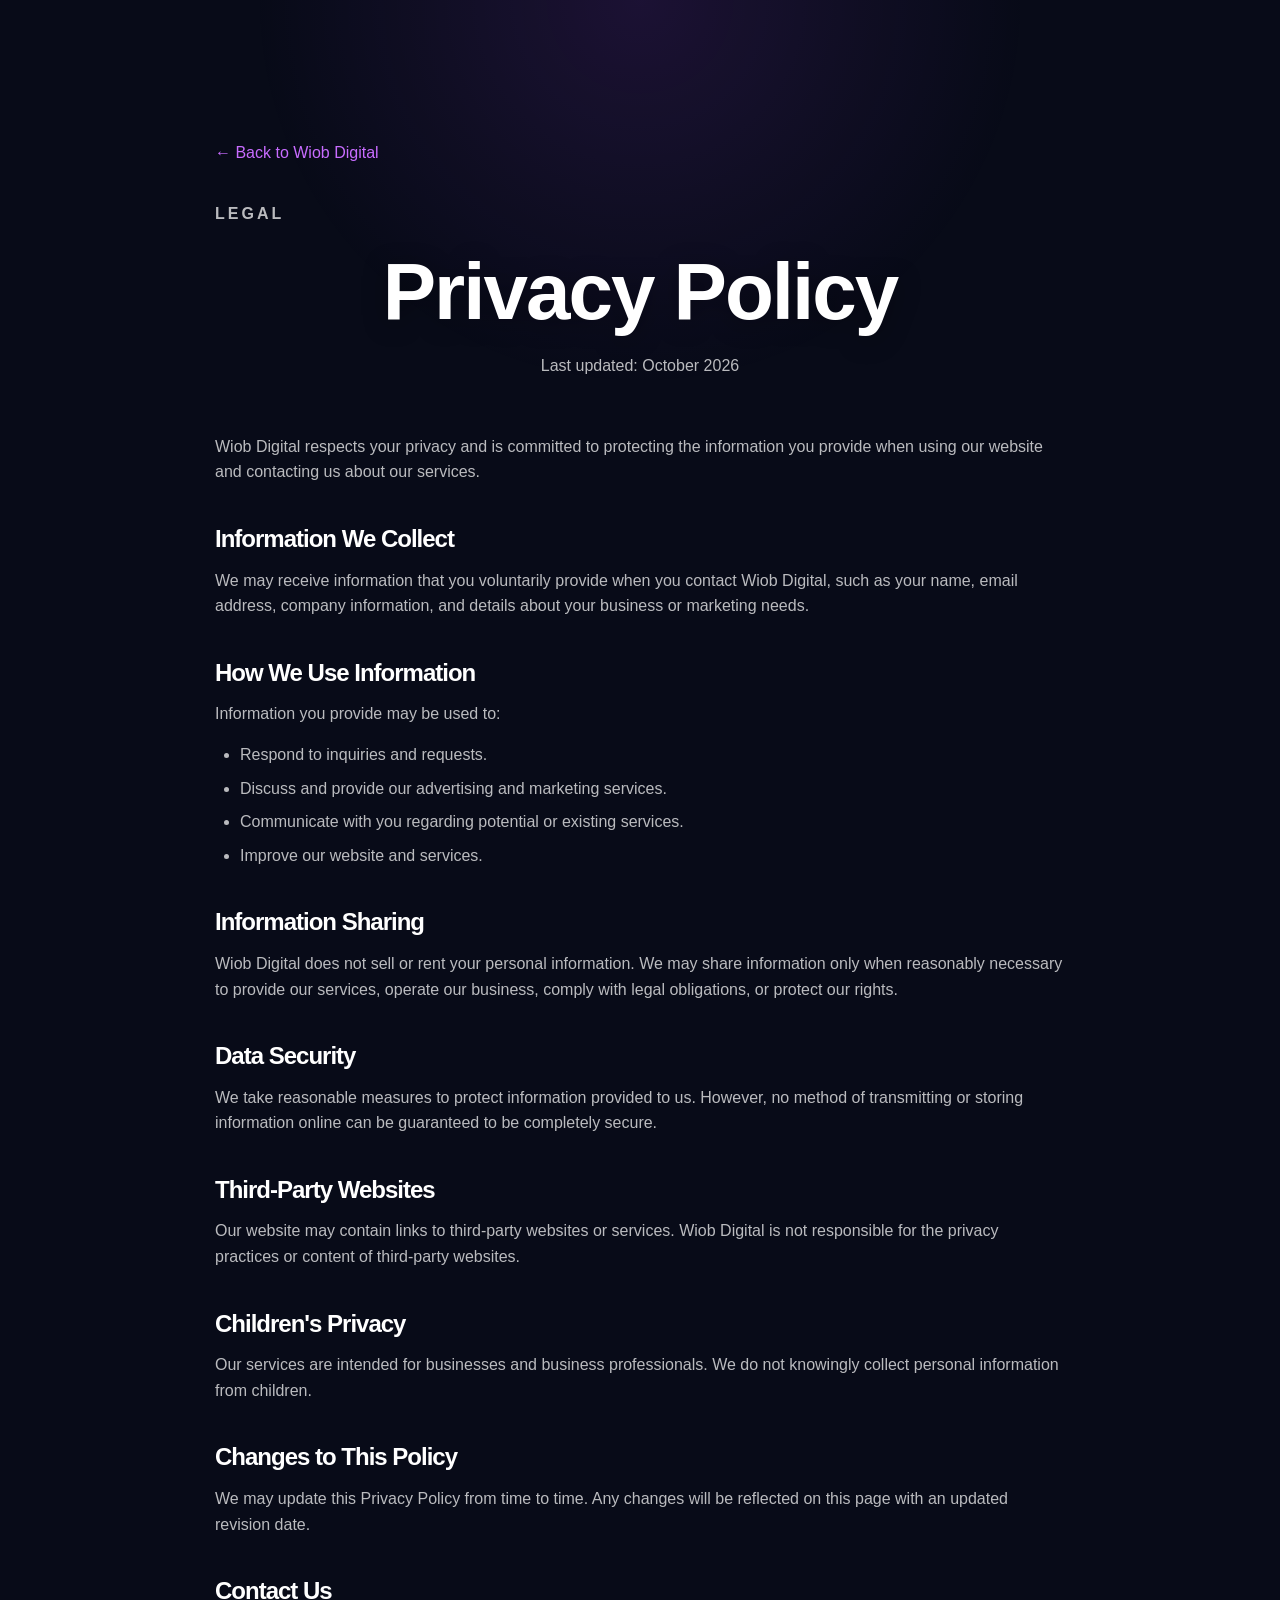
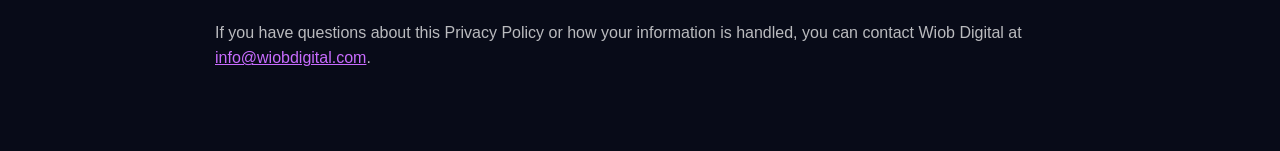
<file: privacy.html>
<!DOCTYPE html>
<html lang="en">
<head>
    <meta charset="UTF-8">
    <meta name="viewport" content="width=device-width, initial-scale=1.0">

    <title>Privacy Policy | Wiob Digital</title>

    <link rel="stylesheet" href="styles.css">

    <style>
        .legal-page {
            min-height: 100vh;
            padding: 140px 25px 80px;
        }

        .legal-content {
            max-width: 850px;
            margin: 0 auto;
            text-align: left;
        }

        .legal-content h1 {
            text-align: center;
            margin-bottom: 15px;
        }

        .legal-date {
            text-align: center;
            color: rgba(255, 255, 255, 0.5);
            margin-bottom: 55px;
        }

        .legal-content h2 {
            font-size: 1.5rem;
            margin-top: 40px;
            margin-bottom: 15px;
        }

        .legal-content p,
        .legal-content li {
            color: rgba(255, 255, 255, 0.72);
            font-size: 1rem;
        }

        .legal-content ul {
            margin: 15px 0 0 25px;
        }

        .legal-content li {
            margin-bottom: 8px;
        }

        .legal-back {
            display: inline-block;
            margin-bottom: 35px;
            color: #c86cff;
            text-decoration: none;
        }

        .legal-back:hover {
            color: #ffffff;
        }

        @media (max-width: 600px) {
            .legal-page {
                padding: 120px 20px 60px;
            }
        }
    </style>
</head>

<body>

    <section class="legal-page">

        <div class="legal-content">

            <a href="index.html" class="legal-back">← Back to Wiob Digital</a>

            <p class="eyebrow">LEGAL</p>

            <h1>Privacy Policy</h1>

            <p class="legal-date">Last updated: October 2026</p>

            <p>
                Wiob Digital respects your privacy and is committed to
                protecting the information you provide when using our
                website and contacting us about our services.
            </p>

            <h2>Information We Collect</h2>

            <p>
                We may receive information that you voluntarily provide
                when you contact Wiob Digital, such as your name, email
                address, company information, and details about your
                business or marketing needs.
            </p>

            <h2>How We Use Information</h2>

            <p>
                Information you provide may be used to:
            </p>

            <ul>
                <li>Respond to inquiries and requests.</li>
                <li>Discuss and provide our advertising and marketing services.</li>
                <li>Communicate with you regarding potential or existing services.</li>
                <li>Improve our website and services.</li>
            </ul>

            <h2>Information Sharing</h2>

            <p>
                Wiob Digital does not sell or rent your personal information.
                We may share information only when reasonably necessary to
                provide our services, operate our business, comply with legal
                obligations, or protect our rights.
            </p>

            <h2>Data Security</h2>

            <p>
                We take reasonable measures to protect information provided
                to us. However, no method of transmitting or storing
                information online can be guaranteed to be completely secure.
            </p>

            <h2>Third-Party Websites</h2>

            <p>
                Our website may contain links to third-party websites or
                services. Wiob Digital is not responsible for the privacy
                practices or content of third-party websites.
            </p>

            <h2>Children's Privacy</h2>

            <p>
                Our services are intended for businesses and business
                professionals. We do not knowingly collect personal
                information from children.
            </p>

            <h2>Changes to This Policy</h2>

            <p>
                We may update this Privacy Policy from time to time.
                Any changes will be reflected on this page with an
                updated revision date.
            </p>

            <h2>Contact Us</h2>

            <p>
                If you have questions about this Privacy Policy or how
                your information is handled, you can contact Wiob Digital
                at <a href="mailto:info@wiobdigital.com" style="color:#c86cff;">
                info@wiobdigital.com</a>.
            </p>

        </div>

    </section>

</body>
</html>
</file>
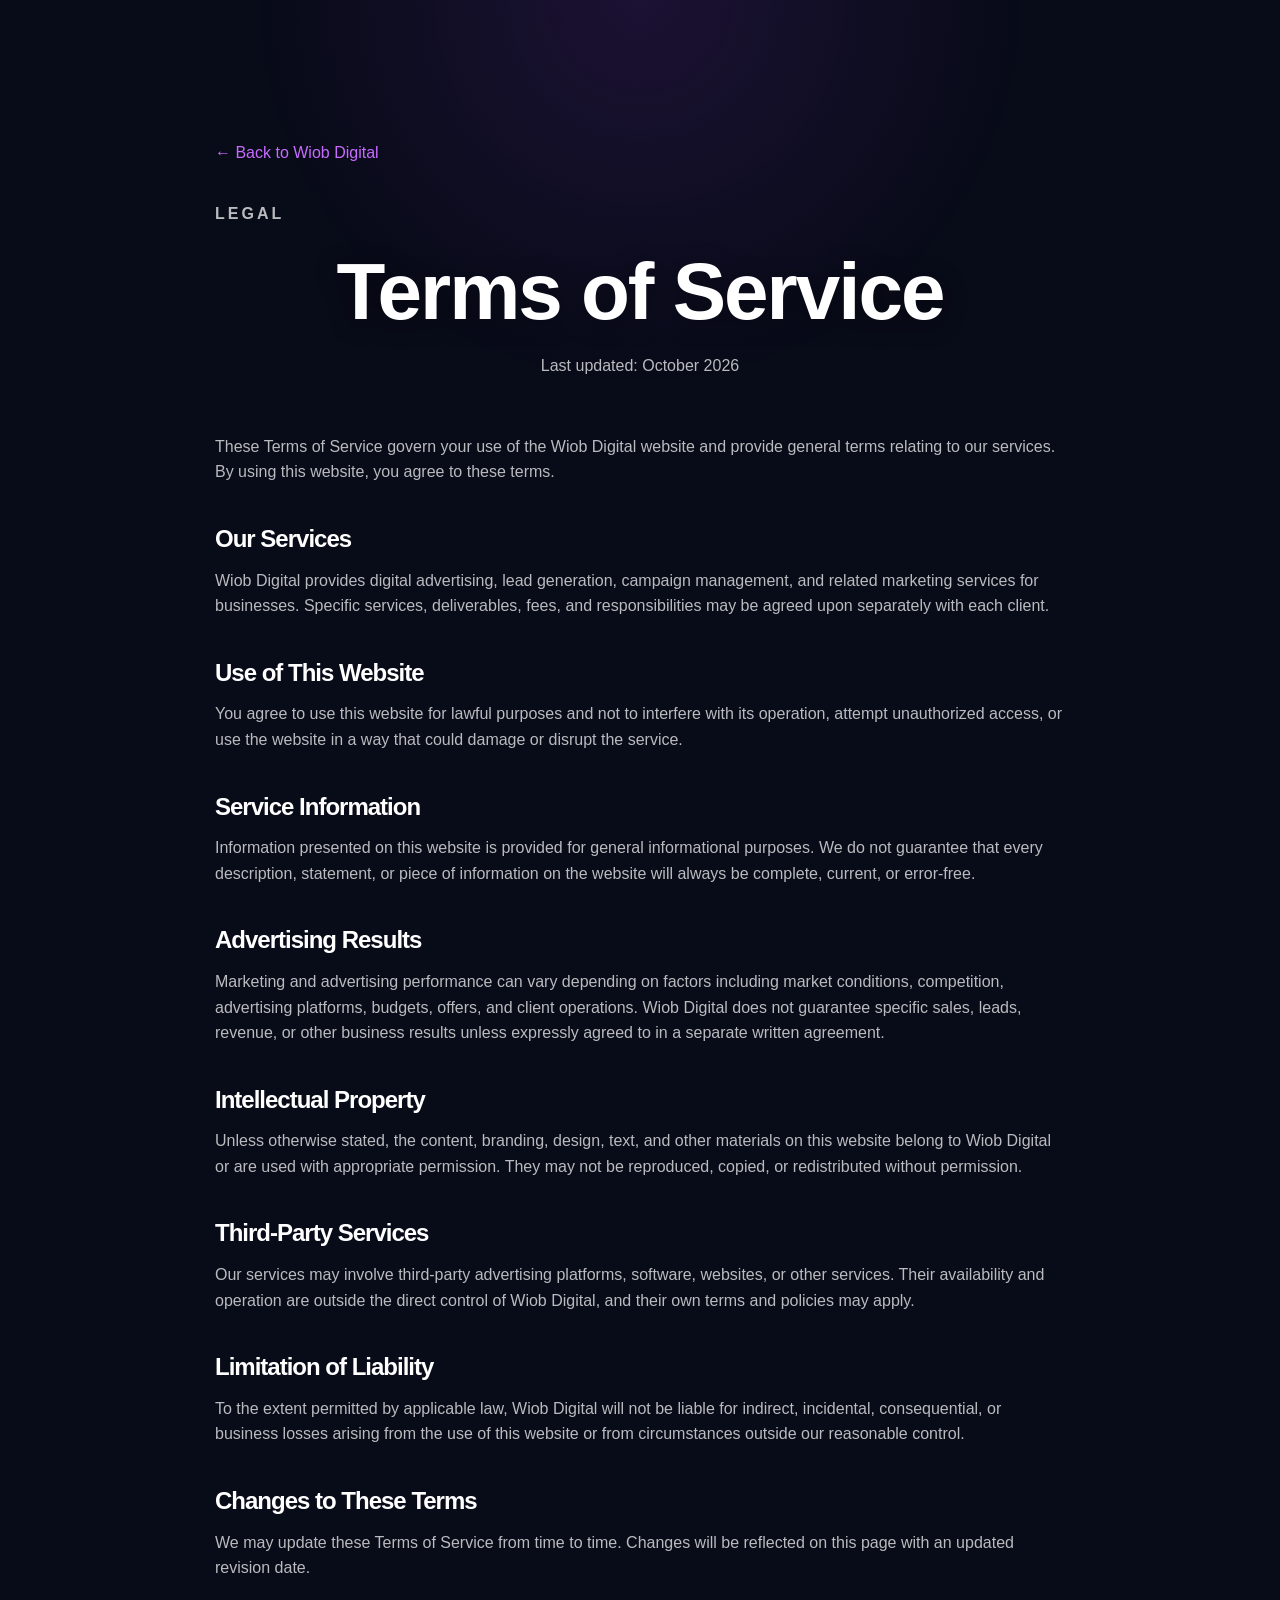
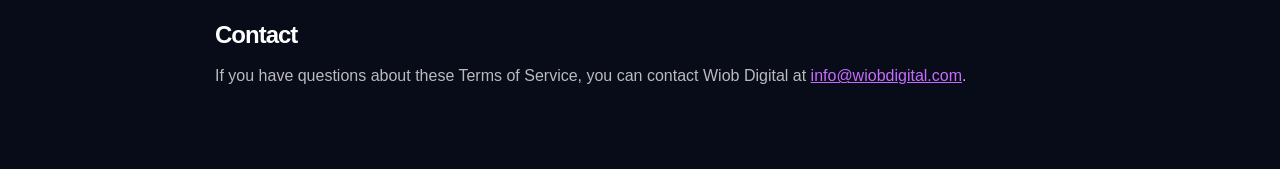
<file: terms.html>
<!DOCTYPE html>
<html lang="en">
<head>
    <meta charset="UTF-8">
    <meta name="viewport" content="width=device-width, initial-scale=1.0">

    <title>Terms of Service | Wiob Digital</title>

    <link rel="stylesheet" href="styles.css">

    <style>
        .legal-page {
            min-height: 100vh;
            padding: 140px 25px 80px;
        }

        .legal-content {
            max-width: 850px;
            margin: 0 auto;
            text-align: left;
        }

        .legal-content h1 {
            text-align: center;
            margin-bottom: 15px;
        }

        .legal-date {
            text-align: center;
            color: rgba(255, 255, 255, 0.5);
            margin-bottom: 55px;
        }

        .legal-content h2 {
            font-size: 1.5rem;
            margin-top: 40px;
            margin-bottom: 15px;
        }

        .legal-content p,
        .legal-content li {
            color: rgba(255, 255, 255, 0.72);
            font-size: 1rem;
        }

        .legal-content ul {
            margin: 15px 0 0 25px;
        }

        .legal-content li {
            margin-bottom: 8px;
        }

        .legal-back {
            display: inline-block;
            margin-bottom: 35px;
            color: #c86cff;
            text-decoration: none;
        }

        .legal-back:hover {
            color: #ffffff;
        }

        @media (max-width: 600px) {
            .legal-page {
                padding: 120px 20px 60px;
            }
        }
    </style>
</head>

<body>

    <section class="legal-page">

        <div class="legal-content">

            <a href="index.html" class="legal-back">← Back to Wiob Digital</a>

            <p class="eyebrow">LEGAL</p>

            <h1>Terms of Service</h1>

            <p class="legal-date">Last updated: October 2026</p>

            <p>
                These Terms of Service govern your use of the Wiob Digital
                website and provide general terms relating to our services.
                By using this website, you agree to these terms.
            </p>

            <h2>Our Services</h2>

            <p>
                Wiob Digital provides digital advertising, lead generation,
                campaign management, and related marketing services for
                businesses. Specific services, deliverables, fees, and
                responsibilities may be agreed upon separately with each client.
            </p>

            <h2>Use of This Website</h2>

            <p>
                You agree to use this website for lawful purposes and not to
                interfere with its operation, attempt unauthorized access,
                or use the website in a way that could damage or disrupt
                the service.
            </p>

            <h2>Service Information</h2>

            <p>
                Information presented on this website is provided for general
                informational purposes. We do not guarantee that every
                description, statement, or piece of information on the website
                will always be complete, current, or error-free.
            </p>

            <h2>Advertising Results</h2>

            <p>
                Marketing and advertising performance can vary depending on
                factors including market conditions, competition, advertising
                platforms, budgets, offers, and client operations.
                Wiob Digital does not guarantee specific sales, leads,
                revenue, or other business results unless expressly agreed
                to in a separate written agreement.
            </p>

            <h2>Intellectual Property</h2>

            <p>
                Unless otherwise stated, the content, branding, design, text,
                and other materials on this website belong to Wiob Digital
                or are used with appropriate permission. They may not be
                reproduced, copied, or redistributed without permission.
            </p>

            <h2>Third-Party Services</h2>

            <p>
                Our services may involve third-party advertising platforms,
                software, websites, or other services. Their availability
                and operation are outside the direct control of Wiob Digital,
                and their own terms and policies may apply.
            </p>

            <h2>Limitation of Liability</h2>

            <p>
                To the extent permitted by applicable law, Wiob Digital will
                not be liable for indirect, incidental, consequential, or
                business losses arising from the use of this website or from
                circumstances outside our reasonable control.
            </p>

            <h2>Changes to These Terms</h2>

            <p>
                We may update these Terms of Service from time to time.
                Changes will be reflected on this page with an updated
                revision date.
            </p>

            <h2>Contact</h2>

            <p>
                If you have questions about these Terms of Service, you can
                contact Wiob Digital at
                <a href="mailto:info@wiobdigital.com" style="color:#c86cff;">
                info@wiobdigital.com</a>.
            </p>

        </div>

    </section>

</body>
</html>
</file>
<file: styles.css>
/* ================================
   WIOB DIGITAL
   Main Stylesheet
================================ */

* {
    margin: 0;
    padding: 0;
    box-sizing: border-box;
}

html {
    scroll-behavior: smooth;
}

body {
    font-family: 'Open Sans', sans-serif;
    background: #080b18;
    color: #ffffff;
    overflow-x: hidden;
    line-height: 1.6;
}

/* ================================
   BACKGROUND
================================ */

#background-canvas {
    position: fixed;
    inset: 0;
    width: 100%;
    height: 100%;
    z-index: -2;

    background:
        radial-gradient(
            circle at 20% 20%,
            rgba(125, 40, 220, 0.28),
            transparent 35%
        ),
        radial-gradient(
            circle at 80% 70%,
            rgba(20, 150, 255, 0.20),
            transparent 35%
        ),
        linear-gradient(
            135deg,
            #080b18 0%,
            #11142b 50%,
            #090b18 100%
        );
}

body::before {
    content: "";
    position: fixed;
    inset: 0;
    pointer-events: none;
    z-index: -1;

    background:
        radial-gradient(
            circle at 50% 0%,
            rgba(170, 70, 255, 0.12),
            transparent 35%
        );
}

/* ================================
   NAVIGATION
================================ */

.navbar {
    position: absolute;
    top: 0;
    left: 0;

    width: 100%;
    padding: 22px 40px;

    display: flex;
    align-items: center;
    justify-content: space-between;

    z-index: 10;
}

.logo {
    position: relative;
}

.logo a {
    display: block;
}

.logo img {
    display: block;
    width: 150px;
    height: auto;
}

.nav-links {
    display: flex;
    align-items: center;
    gap: 34px;
}

.nav-links a {
    position: relative;

    color: rgba(255, 255, 255, 0.78);
    text-decoration: none;

    font-family: 'Roboto Condensed', sans-serif;
    font-size: 1rem;
    font-weight: 500;

    transition:
        color 0.25s ease,
        background 0.25s ease,
        box-shadow 0.25s ease,
        transform 0.25s ease;
}

.nav-links a:not(.nav-cta)::after {
    content: "";

    position: absolute;
    left: 0;
    bottom: -7px;

    width: 0;
    height: 2px;

    background: linear-gradient(
        90deg,
        #c86cff,
        #6246ff
    );

    border-radius: 2px;

    transition: width 0.25s ease;
}

.nav-links a:not(.nav-cta):hover {
    color: #ffffff;
}

.nav-links a:not(.nav-cta):hover::after {
    width: 100%;
}

/* Contact CTA */

.nav-links .nav-cta {
    padding: 10px 20px;

    border-radius: 22px;

    color: #ffffff;

    background:
        linear-gradient(
            135deg,
            #a83cff,
            #6246ff
        );

    box-shadow:
        0 6px 20px rgba(120, 50, 255, 0.25);
}

.nav-links .nav-cta:hover {
    color: #ffffff;

    transform: translateY(-2px);

    box-shadow:
        0 9px 25px rgba(120, 50, 255, 0.4);
}

/* Mobile menu button */

.menu-toggle {
    display: none;

    width: 44px;
    height: 44px;

    padding: 10px;

    border: none;
    border-radius: 10px;

    background: rgba(255, 255, 255, 0.06);

    cursor: pointer;

    flex-direction: column;
    align-items: center;
    justify-content: center;

    gap: 5px;
}

.menu-toggle span {
    display: block;

    width: 22px;
    height: 2px;

    border-radius: 2px;

    background: #ffffff;

    transition:
        transform 0.25s ease,
        opacity 0.25s ease;
}

/* ================================
   SECTIONS
================================ */

section {
    min-height: 100vh;

    display: flex;
    align-items: center;
    justify-content: center;

    padding: 100px 25px;
}

.section-content {
    width: 100%;
    max-width: 900px;

    margin: 0 auto;

    text-align: center;
}

.eyebrow {
    font-family: 'Roboto Condensed', sans-serif;

    font-size: 0.85rem;
    font-weight: 600;

    letter-spacing: 3px;
    text-transform: uppercase;

    color: #c86cff;

    margin-bottom: 20px;
}

h1,
h2 {
    font-family: 'Poppins', sans-serif;
    font-weight: 700;
    line-height: 1.15;
}

h1 {
    font-size: clamp(2.8rem, 7vw, 5rem);
    letter-spacing: -2px;

    text-shadow:
        0 4px 25px rgba(0, 0, 0, 0.35);
}

h2 {
    font-size: clamp(2rem, 5vw, 3.2rem);
    letter-spacing: -1px;

    margin-bottom: 25px;
}

h3 {
    font-family: 'Montserrat', sans-serif;
    font-weight: 700;
}

.intro,
.section-description {
    max-width: 700px;

    margin: 25px auto 35px;

    font-size: 1.1rem;

    color: rgba(255, 255, 255, 0.78);
}

/* ================================
   BUTTONS
================================ */

.button {
    display: inline-flex;
    align-items: center;
    justify-content: center;

    min-width: 240px;
    min-height: 58px;

    padding: 15px 30px;

    border-radius: 30px;

    font-family: 'Roboto Condensed', sans-serif;
    font-size: 1.05rem;
    font-weight: 600;

    text-decoration: none;
    color: #ffffff;

    transition:
        transform 0.25s ease,
        box-shadow 0.25s ease;
}

.primary-button {
    background:
        linear-gradient(
            135deg,
            #a83cff,
            #6246ff
        );

    box-shadow:
        0 10px 35px rgba(120, 50, 255, 0.35);
}

.button:hover {
    transform: translateY(-4px);

    box-shadow:
        0 15px 40px rgba(120, 50, 255, 0.5);
}

/* ================================
   SERVICES
================================ */

.service-grid {
    display: grid;

    grid-template-columns: repeat(2, 1fr);

    gap: 20px;

    margin-top: 45px;
}

.service-card {
    padding: 30px;

    text-align: left;

    background: rgba(255, 255, 255, 0.055);

    border:
        1px solid rgba(255, 255, 255, 0.10);

    border-radius: 18px;

    backdrop-filter: blur(12px);
    -webkit-backdrop-filter: blur(12px);

    transition:
        transform 0.25s ease,
        border-color 0.25s ease,
        background 0.25s ease;
}

.service-card:hover {
    transform: translateY(-5px);

    border-color:
        rgba(200, 108, 255, 0.45);

    background:
        rgba(255, 255, 255, 0.08);
}

.service-card h3 {
    font-size: 1.15rem;
    margin-bottom: 10px;
}

.service-card p {
    color: rgba(255, 255, 255, 0.68);
    font-size: 0.95rem;
}

/* ================================
   PROCESS
================================ */

.process-list {
    max-width: 700px;

    margin: 45px auto 0;

    text-align: left;
}

.process-item {
    display: flex;
    align-items: flex-start;

    gap: 25px;

    padding: 25px 0;

    border-bottom:
        1px solid rgba(255, 255, 255, 0.10);
}

.process-number {
    min-width: 55px;
    height: 55px;

    display: flex;
    align-items: center;
    justify-content: center;

    border-radius: 50%;

    background:
        linear-gradient(
            135deg,
            #a83cff,
            #6246ff
        );

    font-family: 'Roboto Condensed', sans-serif;
    font-weight: 600;
}

.process-item h3 {
    margin-bottom: 5px;
}

.process-item p {
    color: rgba(255, 255, 255, 0.68);
}

/* ================================
   INDUSTRIES
================================ */

.industry-list {
    display: flex;

    flex-wrap: wrap;

    justify-content: center;

    gap: 12px;

    margin-top: 40px;
}

.industry-list span {
    padding: 12px 20px;

    border-radius: 25px;

    background:
        rgba(255, 255, 255, 0.06);

    border:
        1px solid rgba(255, 255, 255, 0.10);

    color:
        rgba(255, 255, 255, 0.82);

    transition:
        transform 0.25s ease,
        border-color 0.25s ease;
}

.industry-list span:hover {
    transform: translateY(-3px);

    border-color:
        rgba(200, 108, 255, 0.4);
}

/* ================================
   ABOUT
================================ */

.founder {
    margin-top: 45px;

    display: flex;
    flex-direction: column;
    align-items: center;
    justify-content: center;
}

.founder-photo {
    width: 120px;
    height: 120px;

    margin-bottom: 18px;

    padding: 3px;

    border-radius: 50%;

    background:
        linear-gradient(
            135deg,
            #c86cff,
            #6246ff,
            #20aaff
        );

    box-shadow:
        0 8px 30px rgba(120, 50, 255, 0.25);
}

.founder-photo img {
    display: block;

    width: 100%;
    height: 100%;

    object-fit: cover;

    border-radius: 50%;

    border: 3px solid #0b0e1d;
}

.founder-info h3 {
    font-size: 1.2rem;
}

.founder-info p {
    color: #c86cff;

    font-family:
        'Roboto Condensed', sans-serif;
}

/* ================================
   CONTACT
================================ */

.contact {
    min-height: 80vh;
}

/* ================================
   FOOTER
================================ */

.site-footer {
    padding: 35px 25px;

    text-align: center;

    background:
        rgba(0, 0, 0, 0.35);

    border-top:
        1px solid rgba(255, 255, 255, 0.08);

    color:
        rgba(255, 255, 255, 0.55);

    font-size: 0.85rem;
}

.footer-links {
    margin-top: 12px;
}

.footer-links a {
    margin: 0 10px;

    color:
        rgba(255, 255, 255, 0.65);

    text-decoration: none;

    transition: color 0.2s ease;
}

.footer-links a:hover {
    color: #ffffff;
}

.legal-links {
    margin-top: 14px;
}

.legal-links a {
    margin: 0 10px;

    color:
        rgba(255, 255, 255, 0.50);

    text-decoration: none;

    transition: color 0.2s ease;
}

.legal-links a:hover {
    color: #c86cff;
}

/* ================================
   MOBILE NAVIGATION
================================ */

@media (max-width: 700px) {

    .navbar {
        padding: 18px 20px;
    }

    .logo img {
        width: 135px;
    }

    .menu-toggle {
        display: flex;
    }

    .nav-links {
        position: absolute;

        top: 80px;
        left: 20px;
        right: 20px;

        display: none;

        flex-direction: column;
        align-items: stretch;

        gap: 0;

        padding: 10px;

        border:
            1px solid rgba(255, 255, 255, 0.10);

        border-radius: 16px;

        background:
            rgba(10, 12, 30, 0.94);

        backdrop-filter: blur(16px);
        -webkit-backdrop-filter: blur(16px);

        box-shadow:
            0 15px 40px rgba(0, 0, 0, 0.35);
    }

    .nav-links.active {
        display: flex;
    }

    .nav-links a {
        display: block;

        width: 100%;

        padding: 13px 15px;

        font-size: 0.95rem;
    }

    .nav-links a:not(.nav-cta)::after {
        display: none;
    }

    .nav-links .nav-cta {
        margin-top: 5px;

        text-align: center;

        padding: 11px 15px;
    }

    section {
        padding: 135px 20px 90px;
    }

    h1 {
        letter-spacing: -1px;
    }

    .intro,
    .section-description {
        font-size: 1rem;
    }

    .service-grid {
        grid-template-columns: 1fr;
    }

    .service-card {
        padding: 25px;
    }

    .process-item {
        gap: 18px;
    }

    .process-number {
        min-width: 48px;
        height: 48px;
    }
}

@media (max-width: 500px) {

    .navbar {
        padding: 16px 18px;
    }

    .nav-links {
        top: 72px;
        left: 18px;
        right: 18px;
    }

    .logo img {
        width: 130px;
    }
}

@media (max-width: 375px) {

    h1 {
        font-size: 2.5rem;
    }

    h2 {
        font-size: 1.9rem;
    }

    .button {
        width: 100%;
    }
}
</file>
